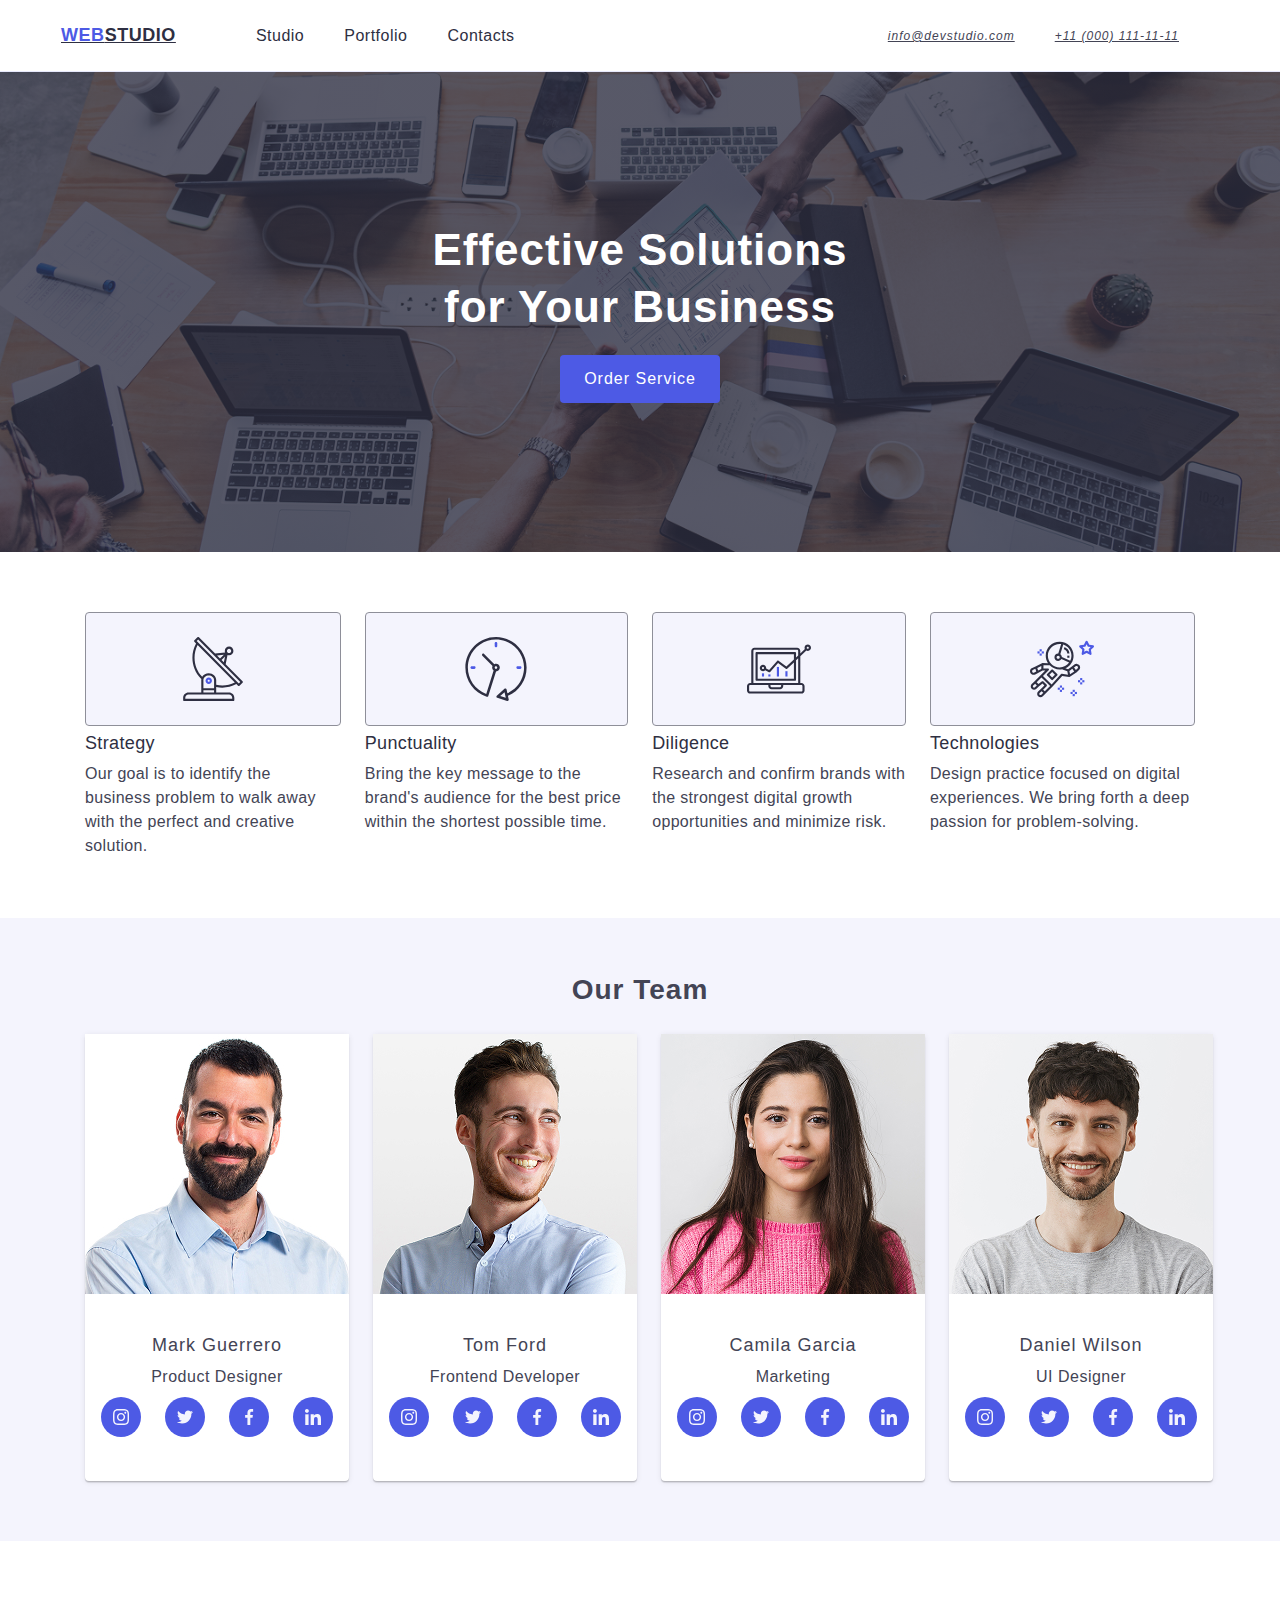
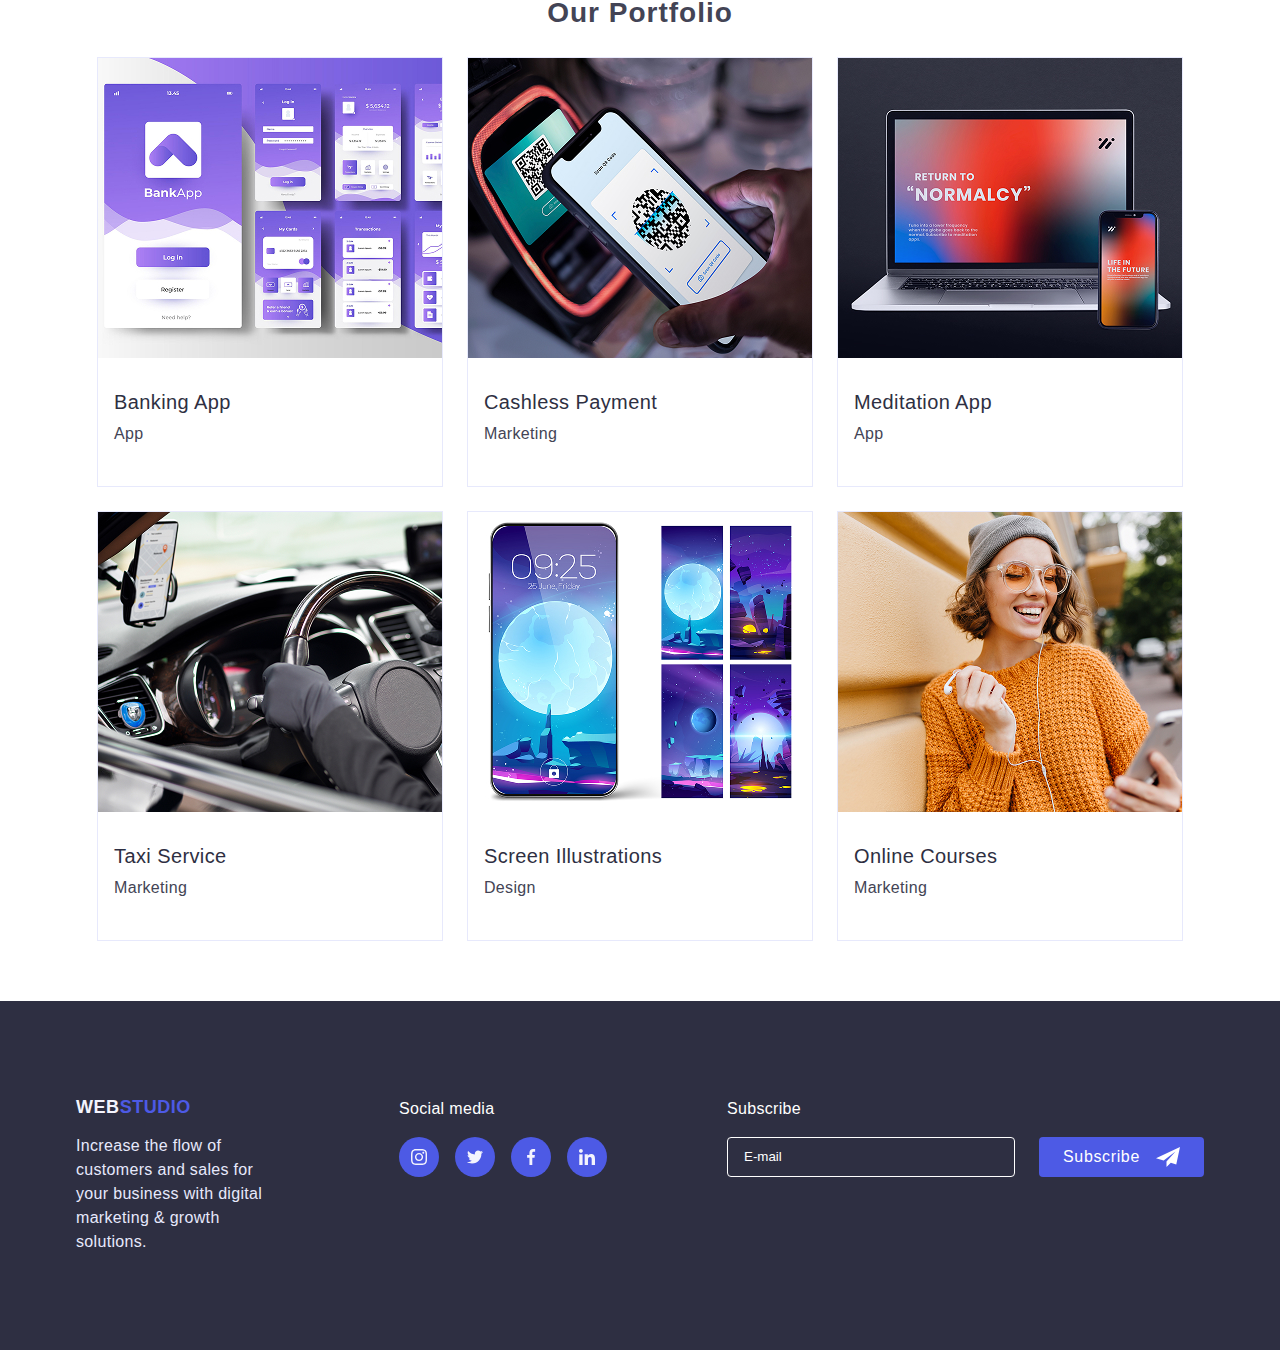
<file: index.html>
<!DOCTYPE html>
<html lang="en">
  <head>
    <meta charset="UTF-8" />
    <meta name="viewport" content="width=device-width, initial-scale=1.0" />
    <title>Document</title>
    <link
      rel="stylesheet"
      href="https://cdnjs.cloudflare.com/ajax/libs/modern-normalize/3.0.1/modern-normalize.min.css"
      integrity="sha512-q6WgHqiHlKyOqslT/lgBgodhd03Wp4BEqKeW6nNtlOY4quzyG3VoQKFrieaCeSnuVseNKRGpGeDU3qPmabCANg=="
      crossorigin="anonymous"
      referrerpolicy="no-referrer"
    />
    <link rel="stylesheet" href="./css/style.css" />
  </head>
  <body>
    <!-- Mobile header -->
    <header>
      <div class="container header-flex">
        <!-- sol: logo -->
        <a class="header-logo" href="#"><span>WEB</span>STUDIO</a>

        <!-- orta: navigation (tablet+ görünür olacak) -->
        <nav class="nav-flex" aria-label="Primary navigation">
          <ul class="nav-list medium-text">
            <li><a href="#">Studio</a></li>
            <li><a href="#">Portfolio</a></li>
            <li><a href="#">Contacts</a></li>
          </ul>
        </nav>

        <!-- sağ: adres -->
        <address class="address-block link-text" aria-label="Contact">
          <ul class="address-list">
            <li>
              <a class="address-link" href="mailto:info@devstudio.com"
                >info@devstudio.com</a
              >
            </li>
            <li>
              <a class="address-link" href="tel:+110001111111"
                >+11 (000) 111-11-11</a
              >
            </li>
          </ul>
        </address>

        <!-- hamburger (mobilde görünür) -->
        <button class="burger-btn" aria-label="Open menu" type="button">
          <svg class="icon icon-menu" width="24" height="24">
            <use xlink:href="./images/symbol-defs.svg#icon-menu"></use>
          </svg>
        </button>
      </div>
    </header>

    <!-- Mobile menu -->
    <div class="mobile-menu-container" id="mobile-menu">
      <button class="menu-close" aria-label="Close menu" type="button">
        <svg class="icon icon-close" width="12" height="12">
          <use xlink:href="./images/symbol-defs.svg#icon-close"></use>
        </svg>
      </button>

      <nav class="mobile-menu">
        <ul class="mobile-nav">
          <li>
            <a class="mobile-nav-link" href="#">Studio</a>
          </li>
          <li><a class="mobile-nav-link" href="#">Portfolio</a></li>
          <li><a class="mobile-nav-link" href="#">Contacts</a></li>
        </ul>
      </nav>
      <address class="mobile-address-list">
        <a href="tel:+110001111111">+11 (000) 111-11-11</a>
        <a href="mailto:info@devstudio.com">info@devstudio.com</a>
      </address>
      <div class="mobile-social-links">
        <a href="#"
          ><svg class="icon" width="24" height="24">
            <use xlink:href="./images/symbol-defs.svg#icon-instagram"></use>
          </svg>
        </a>
        <a href="#"
          ><svg class="icon" width="24" height="24">
            <use xlink:href="./images/symbol-defs.svg#icon-twitter"></use>
          </svg>
        </a>
        <a href="#"
          ><svg class="icon" width="24" height="24">
            <use xlink:href="./images/symbol-defs.svg#icon-facebook"></use>
          </svg>
        </a>
        <a href="#"
          ><svg class="icon" width="24" height="24">
            <use xlink:href="./images/symbol-defs.svg#icon-linkedin"></use>
          </svg>
        </a>
      </div>
    </div>

    <!--Mobile son-->

    <!-- HERO -->
    <section class="hero">
      <h1>Effective Solutions<br />for Your Business</h1>
      <button class="main-btn button-text" type="button">Order Service</button>
    </section>

    <!-- Features -->
    <section class="section features section-one">
      <div class="container">
        <ul class="feature-list">
          <li class="feature-item">
            <div class="icon-div">
              <svg class="icon icon-antenna" width="64" height="64">
                <use xlink:href="./images/symbol-defs.svg#icon-antenna"></use>
              </svg>
            </div>
            <h3>Strategy</h3>
            <p class="medium-text">
              Our goal is to identify the business problem to walk away with the
              perfect and creative solution.
            </p>
          </li>
          <li class="feature-item">
            <div class="icon-div">
              <svg class="icon icon-clock" width="64" height="64">
                <use xlink:href="./images/symbol-defs.svg#icon-clock"></use>
              </svg>
            </div>
            <h3>Punctuality</h3>
            <p class="medium-text">
              Bring the key message to the brand's audience for the best price
              within the shortest possible time.
            </p>
          </li>
          <li class="feature-item">
            <div class="icon-div">
              <svg class="icon icon-antenna" width="64" height="64">
                <use xlink:href="./images/symbol-defs.svg#icon-diagram"></use>
              </svg>
            </div>
            <h3>Diligence</h3>
            <p class="medium-text">
              Research and confirm brands with the strongest digital growth
              opportunities and minimize risk.
            </p>
          </li>
          <li class="feature-item">
            <div class="icon-div">
              <svg class="icon icon-astronaut" width="64" height="64">
                <use xlink:href="./images/symbol-defs.svg#icon-astronaut"></use>
              </svg>
            </div>
            <h3>Technologies</h3>
            <p class="medium-text">
              Design practice focused on digital experiences. We bring forth a
              deep passion for problem-solving.
            </p>
          </li>
        </ul>
      </div>
    </section>

    <section class="section team section-two">
      <div class="container">
        <h2>Our Team</h2>

        <ul class="team-list">
          <li class="team-card">
            <img
              src="./images/img.jpg"
              srcset="./images/img.jpg 1x, ./images/img.jpg 2x"
              alt="employee"
              class="profile-image"
              width="264"
              height="260"
              loading="lazy"
            />
            <h3>Mark Guerrero</h3>
            <p class="role medium-text">Product Designer</p>
            <div class="social-links">
              <a href="https://www.instagram.com/" target="_blank">
                <svg
                  class="social-icon-card icon icon-instagram"
                  width="16"
                  height="16"
                  fill="none"
                >
                  <use
                    xlink:href="./images/symbol-defs.svg#icon-instagram"
                  ></use>
                </svg>
              </a>
              <a href="https://x.com/" target="_blank">
                <svg
                  class="icon icon-twitter"
                  width="16"
                  height="16"
                  fill="none"
                >
                  <use xlink:href="./images/symbol-defs.svg#icon-twitter"></use>
                </svg>
              </a>
              <a href="https://www.facebook.com/" target="_blank">
                <svg
                  class="social-icon-card icon icon-facebook"
                  width="16"
                  height="16"
                  fill="none"
                >
                  <use
                    xlink:href="./images/symbol-defs.svg#icon-facebook"
                  ></use>
                </svg>
              </a>
              <a href="https://tr.linkedin.com/" target="_blank">
                <svg
                  class="social-icon-card icon icon-linkedin"
                  width="16"
                  height="16"
                  fill="none"
                >
                  <use
                    xlink:href="./images/symbol-defs.svg#icon-linkedin"
                  ></use>
                </svg>
              </a>
            </div>
          </li>
          <li class="team-card">
            <img
              src="./images/img-0.jpg"
              srcset="./images/img-0.jpg 1x, ./images/img-0.jpg 2x"
              alt="employee"
              class="profile-image"
              width="264"
              height="260"
              loading="lazy"
            />
            <h3>Tom Ford</h3>
            <p class="role medium-text">Frontend Developer</p>
            <div class="social-links">
              <a href="https://www.instagram.com/" target="_blank">
                <svg
                  class="social-icon-card icon icon-instagram"
                  width="16"
                  height="16"
                  fill="none"
                >
                  <use
                    xlink:href="./images/symbol-defs.svg#icon-instagram"
                  ></use>
                </svg>
              </a>
              <a href="https://x.com/" target="_blank">
                <svg
                  class="icon icon-twitter"
                  width="16"
                  height="16"
                  fill="none"
                >
                  <use xlink:href="./images/symbol-defs.svg#icon-twitter"></use>
                </svg>
              </a>
              <a href="https://www.facebook.com/" target="_blank">
                <svg
                  class="social-icon-card icon icon-facebook"
                  width="16"
                  height="16"
                  fill="none"
                >
                  <use
                    xlink:href="./images/symbol-defs.svg#icon-facebook"
                  ></use>
                </svg>
              </a>
              <a href="https://tr.linkedin.com/" target="_blank">
                <svg
                  class="social-icon-card icon icon-linkedin"
                  width="16"
                  height="16"
                  fill="none"
                >
                  <use
                    xlink:href="./images/symbol-defs.svg#icon-linkedin"
                  ></use>
                </svg>
              </a>
            </div>
          </li>
          <li class="team-card">
            <img
              src="./images/img-1.jpg"
              srcset="./images/img-1.jpg 1x, ./images/img-1.jpg 2x"
              alt="employee"
              class="profile-image"
              width="264"
              height="260"
              loading="lazy"
            />
            <h3>Camila Garcia</h3>
            <p class="role medium-text">Marketing</p>
            <div class="social-links">
              <a href="https://www.instagram.com/" target="_blank">
                <svg
                  class="social-icon-card icon icon-instagram"
                  width="16"
                  height="16"
                  fill="none"
                >
                  <use
                    xlink:href="./images/symbol-defs.svg#icon-instagram"
                  ></use>
                </svg>
              </a>
              <a href="https://x.com/" target="_blank">
                <svg
                  class="icon icon-twitter"
                  width="16"
                  height="16"
                  fill="none"
                >
                  <use xlink:href="./images/symbol-defs.svg#icon-twitter"></use>
                </svg>
              </a>
              <a href="https://www.facebook.com/" target="_blank">
                <svg
                  class="social-icon-card icon icon-facebook"
                  width="16"
                  height="16"
                  fill="none"
                >
                  <use
                    xlink:href="./images/symbol-defs.svg#icon-facebook"
                  ></use>
                </svg>
              </a>
              <a href="https://tr.linkedin.com/" target="_blank">
                <svg
                  class="social-icon-card icon icon-linkedin"
                  width="16"
                  height="16"
                  fill="none"
                >
                  <use
                    xlink:href="./images/symbol-defs.svg#icon-linkedin"
                  ></use>
                </svg>
              </a>
            </div>
          </li>
          <li class="team-card">
            <img
              src="./images/img-2.jpg"
              srcset="./images/img-2.jpg 1x, ./images/img-2.jpg 2x"
              alt="employee"
              class="profile-image"
              width="264"
              height="260"
              loading="lazy"
            />
            <h3>Daniel Wilson</h3>
            <p class="role medium-text">UI Designer</p>
            <div class="social-links">
              <a href="https://www.instagram.com/" target="_blank">
                <svg
                  class="social-icon-card icon icon-instagram"
                  width="16"
                  height="16"
                  fill="none"
                >
                  <use
                    xlink:href="./images/symbol-defs.svg#icon-instagram"
                  ></use>
                </svg>
              </a>
              <a href="https://x.com/" target="_blank">
                <svg
                  class="icon icon-twitter"
                  width="16"
                  height="16"
                  fill="none"
                >
                  <use xlink:href="./images/symbol-defs.svg#icon-twitter"></use>
                </svg>
              </a>
              <a href="https://www.facebook.com/" target="_blank">
                <svg
                  class="social-icon-card icon icon-facebook"
                  width="16"
                  height="16"
                  fill="none"
                >
                  <use
                    xlink:href="./images/symbol-defs.svg#icon-facebook"
                  ></use>
                </svg>
              </a>
              <a href="https://tr.linkedin.com/" target="_blank">
                <svg
                  class="social-icon-card icon icon-linkedin"
                  width="16"
                  height="16"
                  fill="none"
                >
                  <use
                    xlink:href="./images/symbol-defs.svg#icon-linkedin"
                  ></use>
                </svg>
              </a>
            </div>
          </li>
        </ul>
      </div>
    </section>

    <!-- Our Portfolio -->

    <section class="section section-three">
      <div class="container">
        <h2>Our Portfolio</h2>
        <div class="portfolio-row">
          <ul class="portfolio-list">
            <li class="portfolio-item">
              <div class="portfolio-image-container">
                <img
                  src="./images/1banking.jpg"
                  srcset="./images/1banking.jpg 1x, ./images/1banking.jpg 2x"
                  alt="Banking App"
                  width="360"
                  height="300"
                  loading="lazy"
                />
                <div class="overlay">
                  <p class="overlay-text">
                    14 Stylish and User-Friendly App Design Concepts · Task
                    Manager App · Calorie Tracker App · Exotic Fruit Ecommerce
                    App · Cloud Storage App
                  </p>
                </div>
              </div>
              <section class="card">
                <h3>Banking App</h3>
                <p class="medium-text">App</p>
              </section>
            </li>
            <li class="portfolio-item">
              <div class="portfolio-image-container">
                <img
                  src="./images/2chashless.jpg"
                  srcset="
                    ./images/2chashless.jpg 1x,
                    ./images/2chashless.jpg 2x
                  "
                  alt="Banking App"
                  width="360"
                  height="300"
                  loading="lazy"
                />
                <div class="overlay">
                  <p class="overlay-text">
                    14 Stylish and User-Friendly App Design Concepts · Task
                    Manager App · Calorie Tracker App · Exotic Fruit Ecommerce
                    App · Cloud Storage App
                  </p>
                </div>
              </div>
              <section class="card">
                <h3>Cashless Payment</h3>
                <p class="medium-text">Marketing</p>
              </section>
            </li>
            <li class="portfolio-item">
              <div class="portfolio-image-container">
                <img
                  src="./images/3meditation.jpg"
                  srcset="
                    ./images/3meditation.jpg 1x,
                    ./images/3meditation.jpg 2x
                  "
                  alt="Banking App"
                  width="360"
                  height="300"
                  loading="lazy"
                />
                <div class="overlay">
                  <p class="overlay-text">
                    14 Stylish and User-Friendly App Design Concepts · Task
                    Manager App · Calorie Tracker App · Exotic Fruit Ecommerce
                    App · Cloud Storage App
                  </p>
                </div>
              </div>
              <section class="card">
                <h3>Meditation App</h3>
                <p class="medium-text">App</p>
              </section>
            </li>
            <li class="portfolio-item">
              <div class="portfolio-image-container">
                <img
                  src="./images/4taxi.jpg"
                  srcset="./images/4taxi.jpg 1x, ./images/4taxi.jpg 2x"
                  alt="Banking App"
                  width="360"
                  height="300"
                  loading="lazy"
                />
                <div class="overlay">
                  <p class="overlay-text">
                    14 Stylish and User-Friendly App Design Concepts · Task
                    Manager App · Calorie Tracker App · Exotic Fruit Ecommerce
                    App · Cloud Storage App
                  </p>
                </div>
              </div>
              <section class="card">
                <h3>Taxi Service</h3>
                <p class="medium-text">Marketing</p>
              </section>
            </li>
            <li class="portfolio-item">
              <div class="portfolio-image-container">
                <img
                  src="./images/5screen.jpg"
                  srcset="./images/5screen.jpg 1x, ./images/5screen.jpg 2x"
                  alt="Banking App"
                  width="360"
                  height="300"
                  loading="lazy"
                />
                <div class="overlay">
                  <p class="overlay-text">
                    14 Stylish and User-Friendly App Design Concepts · Task
                    Manager App · Calorie Tracker App · Exotic Fruit Ecommerce
                    App · Cloud Storage App
                  </p>
                </div>
              </div>

              <section class="card">
                <h3>Screen Illustrations</h3>

                <p class="medium-text">Design</p>
              </section>
            </li>
            <li class="portfolio-item">
              <div class="portfolio-image-container">
                <img
                  src="./images/6online.jpg"
                  srcset="./images/6online.jpg 1x, ./images/6online.jpg 2x"
                  alt="Banking App"
                  width="360"
                  height="300"
                  loading="lazy"
                />
                <div class="overlay">
                  <p class="overlay-text">
                    14 Stylish and User-Friendly App Design Concepts · Task
                    Manager App · Calorie Tracker App · Exotic Fruit Ecommerce
                    App · Cloud Storage App
                  </p>
                </div>
              </div>

              <section class="card">
                <h3>Online Courses</h3>

                <p class="medium-text">Marketing</p>
              </section>
            </li>
          </ul>
        </div>
      </div>
    </section>

    <!-- FOOTER -->

    <footer class="footer">
      <div class="footer-container container">
        <div class="footer-left">
          <ul class="footer-list">
            <li>
              <h3 class="footer-logo"><span>WEB</span>STUDIO</h3>
            </li>
            <li>
              <p class="footer-text">
                Increase the flow of customers and sales for your business with
                digital marketing & growth solutions.
              </p>
            </li>
          </ul>
        </div>
        <div class="footer-mid">
          <p>Social media</p>
          <div class="footer-social-links">
            <a href="https://www.instagram.com/" target="_blank">
              <svg
                class="icon icon-instagram"
                width="16"
                height="16"
                fill="none"
              >
                <use xlink:href="./images/symbol-defs.svg#icon-instagram"></use>
              </svg>
            </a>
            <a href="https://x.com/" target="_blank">
              <svg class="icon icon-twitter" width="16" height="16" fill="none">
                <use xlink:href="./images/symbol-defs.svg#icon-twitter"></use>
              </svg>
            </a>
            <a href="https://www.facebook.com/" target="_blank">
              <svg
                class="social-icon-card icon icon-facebook"
                width="16"
                height="16"
                fill="none"
              >
                <use xlink:href="./images/symbol-defs.svg#icon-facebook"></use>
              </svg>
            </a>
            <a href="https://tr.linkedin.com/" target="_blank">
              <svg
                class="social-icon-card icon icon-linkedin"
                width="16"
                height="16"
                fill="none"
              >
                <use xlink:href="./images/symbol-defs.svg#icon-linkedin"></use>
              </svg>
            </a>
          </div>
        </div>
        <div class="footer-right">
          <p class="subscribe-title">Subscribe</p>
          <form class="subscribe-form">
            <input type="email" id="sub" name="sub" placeholder="E-mail" />
            <button type="submit" class="subscribe-btn">
              Subscribe<svg class="icon icon-p-plane" width="24" height="24">
                <use xlink:href="./images/symbol-defs.svg#icon-p-plane"></use>
              </svg>
            </button>
          </form>
        </div>
      </div>
    </footer>

    <!-- Modal -->

    <div class="modal-backdrop">
      <div class="modal-content">
        <!-- Kapatma butonu -->
        <button class="modal-close-btn" aria-label="Close modal">
          <svg class="icon icon-close" width="8" height="8">
            <use xlink:href="./images/symbol-defs.svg#icon-close"></use>
          </svg>
        </button>

        <p>Leave your contacts and we will call you back</p>

        <form class="form-container">
          <label for="name">Name</label>
          <div class="input-wrapper">
            <svg class="icon icon-person" width="18" height="24">
              <use xlink:href="./images/symbol-defs.svg#icon-person"></use>
            </svg>
            <input type="text" id="name" name="name" />
          </div>

          <label for="phone">Phone</label>
          <div class="input-wrapper">
            <svg class="icon icon-phone" width="18" height="24">
              <use xlink:href="./images/symbol-defs.svg#icon-phone"></use>
            </svg>
            <input type="tel" id="phone" name="phone" />
          </div>

          <label for="email">Email</label>
          <div class="input-wrapper">
            <svg class="icon icon-email" width="18" height="24">
              <use xlink:href="./images/symbol-defs.svg#icon-email"></use>
            </svg>
            <input type="email" id="email" name="email" />
          </div>

          <label for="comment">Comment</label>
          <textarea
            id="comment"
            name="comment"
            placeholder="Text input"
            rows="4"
          ></textarea>

          <div class="checkbox-container">
            <input type="checkbox" />
            <p>
              I accept the terms and conditions of the
              <a href="#">Privacy Policy</a>
            </p>
          </div>

          <button type="submit">Send</button>
        </form>
      </div>
    </div>
  </body>
</html>
</file>
<file: css/style.css>
/* Global Reset */
*,
*::before,
*::after {
  box-sizing: border-box;
}

body {
  font-family: "Roboto", sans-serif;
  font-weight: 400;
  line-height: 24px;
  letter-spacing: 0.02em;
  color: #434455;
  margin: 0;
}

.container {
  width: 100%;
  max-width: 428px; /* Mobil genişlik */
  padding: 0 16px;
  margin: 0 auto;
  box-sizing: border-box;
}

h1,
h2,
h3,
h4,
h5,
h6,
p,
ul {
  margin: 0;
  padding: 0;
}

h1 {
  color: white;
  font-weight: 700;
  font-size: 32px;
  letter-spacing: 1px;
  line-height: 40px;
}

h2 {
  font-weight: 700;
  font-size: 28px;
  letter-spacing: 1px;
  margin-bottom: 32px;
  text-align: center;
}

h3 {
  font-weight: 500;
  font-size: 18px;
  letter-spacing: 1px;
}

/* NAV */
.header-container {
  display: flex;
  justify-content: space-between;
  align-items: center;
  padding: 0 16px;
  gap: 12px;
  width: 100%;
}

header {
  height: 60px;
  box-shadow: 0 2px 4px rgba(0, 0, 0, 0.03);
  border-bottom: 1px solid #e7e9fc;
}

.header-logo {
  font-family: "Raleway", sans-serif;
  font-weight: 700;
  font-size: 18px;
  line-height: 1.17;
  letter-spacing: 0.03em;
  color: #2e2f42;
}

.header-logo span {
  color: #4d5ae5;
}

.burger-btn {
  display: block;
  background: transparent;
  border: none;
  cursor: pointer;
}

/* Hamburger Menü İkonu */
.mobile-menu-icon {
  fill: #2e2f42; /* İkon rengi */
}

.section {
  padding: 60px 0;
}

/* HERO */
.hero {
  display: flex;
  flex-direction: column;
  align-items: center;
  justify-content: center;
  padding: 60px 16px; /* mobil */
  gap: 20px;
  min-height: 480px;
  background-size: cover;
  background-position: center;
  max-width: 100%;
  margin: 0 auto;

  background-color: #2e2f42;
  background-image: linear-gradient(
      to bottom,
      rgba(46, 47, 66, 0.8),
      rgba(46, 47, 66, 0.8)
    ),
    url("../images/people-office-1x.jpg");
  background-repeat: no-repeat;
}

/* Retina ekranlar için */
@media (min-resolution: 192dpi), (min-resolution: 2dppx) {
  .hero {
    background-image: linear-gradient(
        to bottom,
        rgba(46, 47, 66, 0.8),
        rgba(46, 47, 66, 0.8)
      ),
      url("../images/people-office-2x.jpg");
  }
}

/* Hero içeriğini container ile sınırla */
.hero > .container,
.hero > * {
  box-sizing: border-box;
}

.hero h1 {
  text-align: center;
}

.small-text {
  font-size: 12px;
  line-height: 14px;
  letter-spacing: 0.5px;
}

.medium-text {
  font-weight: 500;
  font-size: 16px;
  line-height: 24px;
  letter-spacing: 0.5px;
}

.button-text {
  font-weight: 500;
  font-size: 16px;
  line-height: 24px;
  letter-spacing: 1px;
}

.link-text {
  font-size: 12px;
  line-height: 16px;
  letter-spacing: 1px;
  text-decoration: underline;
}

a.address-link {
  color: #434455;
  text-decoration: none;
}
a.address-link:hover {
  color: #404bbf;
}

/* nav-list'in içindeki a etiketlerini hedefle */
.nav-list a {
  color: #2e2f42;
  text-decoration: none;
  position: relative;
  transition: color 250ms cubic-bezier(0.4, 0, 0.2, 1);
}

/* Hover ve focus durumunda renk değişimi */
.nav-list a:hover,
.nav-list a:focus {
  color: #404bbf;
}

/* Aktif sayfa linki için */
.nav-list a.current {
  color: #404bbf;
}

/* Hover, focus ve current durumunda alt çizgi efekti */
.nav-list a:hover::after,
.nav-list a:focus::after,
.nav-list a.current::after {
  content: "";
  position: absolute;
  left: 0;
  bottom: -4px;
  width: 100%;
  height: 4px;
  background-color: #404bbf;
  border-radius: 2px;
  opacity: 1;
  transform: scaleX(1);
  transition: transform 250ms cubic-bezier(0.4, 0, 0.2, 1);
}

/* Normal durumda alt çizgiyi gizler */
.nav-list a::after {
  content: "";
  position: absolute;
  left: 0;
  bottom: -4px;
  width: 100%;
  height: 4px;
  background-color: #404bbf;
  border-radius: 2px;
  opacity: 0;
  transform: scaleX(0);
  transition: transform 250ms cubic-bezier(0.4, 0, 0.2, 1);
}

ul {
  list-style: none;
  padding: 0;
  margin: 0;
}

button {
  cursor: pointer;
  color: white;
  background-color: #4d5ae5;
  border: none;
  border-radius: 4px;
  padding: 12px 24px;
  font-size: 16px;
}
button:hover {
  background-color: #404bbf;
}

/* FEATURES */

.section-one .section-list {
  display: flex;
  flex-direction: column;
  justify-content: center;
  gap: 72px;
  align-items: center;
  padding: 0 5px;
}

.section-one h3 {
  font-size: 36px;
  font-weight: 700;
  line-height: 1.11;
  letter-spacing: 0.02em;
  color: #2e2f42;
  text-align: center; /* Başlığı ortala */
  margin-bottom: 8px; /* Başlık ile paragraf arasındaki boşluk */
}

.feature-list,
.section-one .section-list {
  display: grid;
  grid-template-columns: 1fr;
  gap: 24px;
  margin: 0;
  padding: 0;
  list-style: none;
}

.feature-item {
  text-align: left;
}

.feature-title {
  font-size: 20px;
  font-weight: 600;
  margin-bottom: 8px;
}

.feature-text {
  font-size: 16px;
  line-height: 1.5;
  color: #434455;
}

/* Paragraf stilleri */

.section-title {
  font-size: 36px;
  line-height: 1.3;
  text-align: center;
  margin-bottom: 72px; /* her bölüm başlığı altında aynı boşluk */
}

section {
  padding-top: 120px;
  padding-bottom: 120px;
}

.section-one p {
  font-size: 16px;
  line-height: 1.5;
  letter-spacing: 0.02em;
  color: #434455;
  text-align: center; /* Paragrafı ortala */
}

.section-one .icon-div {
  display: none;
  justify-content: center;
  align-items: center;
  background-color: #f4f4fd;
  border-radius: 4px;
  padding: 24px;
  margin-bottom: 8px;
  border: 1px solid #8e8f99;
}

/* TEAM */

.section-two {
  background-color: #f4f4fd;
}

.team-list {
  display: grid;
  grid-template-columns: 1fr;
  gap: 72px; /* mobilde dikey boşluk */
  justify-items: center;
  padding: 0;
  margin: 0;
  list-style: none;
}

.team-list li {
  box-sizing: border-box;
  background-color: #ffffff;
  text-align: center;
  width: 100%;
  max-width: 264px;
  margin: 0 auto;
  padding-bottom: 24px;
  border-radius: 4px;
  box-shadow: 0px 2px 1px rgba(0, 0, 0, 0.08), 0px 1px 1px rgba(0, 0, 0, 0.16),
    0px 1px 6px rgba(0, 0, 0, 0.08);
}

.team-list li h3 {
  margin-bottom: 8px;
}
.team-list li p.role {
  margin-bottom: 8px;
}
.profile-image {
  margin-bottom: 32px;
}

.social-links {
  display: flex;
  justify-content: center;
  gap: 24px;
  margin-bottom: 20px;
}

.social-links a {
  display: flex;
  justify-content: center;
  align-items: center;
  width: 40px;
  height: 40px;
  background-color: #4d5ae5;
  border-radius: 50%;
  text-decoration: none;
  transition: background-color 250ms cubic-bezier(0.4, 0, 0.2, 1);
}

.social-links a:hover,
.social-links a:focus {
  background-color: #31d0aa;
}

.social-icon-card {
  transition: fill 250ms cubic-bezier(0.4, 0, 0.2, 1);
}

/* PORTFOLIO */
/* Ana portföy listesi */
.portfolio-row .portfolio-list,
.portfolio-list {
  display: flex;
  flex-wrap: wrap; /* Elemanlar taşınca alt satıra iner */
  justify-content: center;
  gap: 24px; /* Kartlar arası boşluk */
  padding: 0;
  margin: 0;
  list-style: none;
}

.portfolio-image-container img {
  width: 100%;
  height: auto; /* oranı koru */
  display: block;
}

/* Her bir portföy kartı için temel stiller */
.portfolio-list li {
  background-color: #ffffff;
  border: 1px solid #e7e9fc;
  transition: box-shadow 250ms cubic-bezier(0.4, 0, 0.2, 1);
  overflow: hidden;
  flex: 1 1 100%; /* Mobil: tam genişlik */
  max-width: 360px; /* Kart çok büyümesin */
}

/* Kartın üzerine gelindiğinde gölge efekti */
.portfolio-list li:hover {
  box-shadow: 0px 1px 6px rgba(46, 47, 66, 0.08),
    0px 1px 1px rgba(46, 47, 66, 0.16), 0px 2px 1px rgba(46, 47, 66, 0.08);
}

/* Kart içeriği (resim altındaki kısım) */
.card {
  padding: 32px 16px;
}

/* Kart içeriğini sola hizala */
.portfolio-list li .card {
  display: flex;
  flex-direction: column;
  align-items: flex-start; /* İçeriği sola hizalar */
}

/* Kart Başlığı */
.card h3 {
  font-size: 20px;
  font-weight: 500;
  line-height: 1.2;
  letter-spacing: 0.02em;
  color: #2e2f42;
  margin-bottom: 8px;
  text-align: left; /* Metni sola hizala */
}

/* Kart Kategorisi */
.card p {
  font-size: 16px;
  line-height: 1.5;
  letter-spacing: 0.02em;
  color: #434455;
  text-align: left; /* Metni sola hizala */
}

/* Kapsayıcı ve üzerine gelen metin (overlay) stilleri */
.portfolio-image-container {
  position: relative;
  overflow: hidden;
}

.overlay {
  position: absolute;
  top: 0;
  left: 0;
  width: 100%;
  height: 100%;
  background-color: #4d5ae5;
  opacity: 0;
  transform: translateY(100%);
  transition: transform 250ms cubic-bezier(0.4, 0, 0.2, 1),
    opacity 250ms cubic-bezier(0.4, 0, 0.2, 1);
  padding: 40px;
  display: flex;
  align-items: center;
  justify-content: center;
}

.overlay-text {
  color: #f4f4fd;
  font-size: 16px;
  line-height: 1.5;
  letter-spacing: 0.02em;
  text-align: left;
}

.portfolio-list li:hover .overlay {
  opacity: 1;
  transform: translateY(0);
}

/* Medya Sorguları ile Duyarlı Tasarım */

/* Tablet (768px ve üzeri) için yatay düzen */

/* FOOTER */
footer {
  background-color: #2e2f42;
  padding: 96px 0;
}

.footer-container {
  display: flex;
  flex-direction: column; /* İçeriği dikey sırala */
  align-items: center; /* Yatayda ortala */
  gap: 72px; /* İçerik blokları arasındaki boşluk */
}

.footer-left {
  text-align: center; /* Logoyu ve metni ortala */
}

.footer-logo {
  font-family: "Raleway", sans-serif;
  font-weight: 700;
  font-size: 18px;
  line-height: 1.17;
  letter-spacing: 0.03em;
  color: #4d5ae5; /* Logo rengi */
}

.footer-text {
  font-size: 16px;
  line-height: 1.5;
  letter-spacing: 0.02em;
  color: #e7e9fc;
  margin-top: 16px; /* Logo ile metin arasındaki boşluk */
  max-width: 264px; /* Metnin maksimum genişliği */
}

.footer-logo span {
  color: #f4f4fd; /* "WEB" kısmı için beyaz renk */
}

/* Sosyal medya bölümü için genel kapsayıcı */
.footer-mid {
  display: flex;
  flex-direction: column;
  align-items: center; /* İçeriği yatayda ortala */
}

.footer-mid p {
  font-size: 16px;
  font-weight: 500;
  line-height: 1.5;
  letter-spacing: 0.02em;
  color: #fff;
  margin-bottom: 16px; /* Başlık ile ikonlar arasındaki boşluk */
}

/* Sosyal medya ikonlarını içeren div */
.footer-social-links {
  display: flex;
  justify-content: center;
  gap: 16px; /* İkonlar arasındaki boşluk */
}

/* Her bir ikonun linki için stil */
.footer-social-links a {
  display: flex;
  justify-content: center;
  align-items: center;
  width: 40px;
  height: 40px;
  background-color: #4d5ae5;
  border-radius: 50%; /* Yuvarlak ikonlar */
  transition: background-color 250ms cubic-bezier(0.4, 0, 0.2, 1);
}

/* İkonun üzerine gelindiğinde renk değişimi */
.footer-social-links a:hover,
.footer-social-links a:focus {
  background-color: #31d0aa;
}

/* SVG ikonları için stil */
.footer-social-links svg {
  fill: #f4f4fd; /* İkonların iç rengi */
}

/* Abone Ol Bölümü */
/* Abonelik bölümü için ana kapsayıcı */
.footer-right {
  display: flex;
  flex-direction: column;
  align-items: center; /* İçeriği yatayda ortala */
}

/* Abone ol başlığı */
.subscribe-title {
  font-size: 16px;
  font-weight: 500;
  line-height: 1.5;
  letter-spacing: 0.02em;
  color: #fff;
  margin-bottom: 16px; /* Başlık ile form arasındaki boşluk */
}

/* Abonelik formu */
.subscribe-form {
  display: flex;
  flex-direction: column;
  align-items: center; /* İçeriği yatayda ortala */
  gap: 16px; /* Giriş alanı ve buton arasındaki boşluk */
  width: 100%; /* Kapsayıcının genişliğini doldur */
}

/* E-posta giriş alanı */
#sub {
  width: 100%;
  min-width: 288px;
  height: 40px;
  padding: 8px 16px;
  background-color: transparent;
  border: 1px solid #fff;
  border-radius: 4px;
  color: #fff;
  outline: none; /* Odaklanma çizgisini kaldır */
}

#sub::placeholder {
  color: #fff;
}

/* Abone ol butonu */
.subscribe-btn {
  display: flex;
  justify-content: center;
  align-items: center;
  gap: 16px;
  padding: 8px 24px;
  background-color: #4d5ae5;
  border: none;
  border-radius: 4px;
  color: #fff;
  font-size: 16px;
  font-weight: 500;
  line-height: 1.5;
  letter-spacing: 0.04em;
  cursor: pointer;
  min-width: 165px;
  transition: background-color 250ms cubic-bezier(0.4, 0, 0.2, 1);
}

.subscribe-btn:hover,
.subscribe-btn:focus {
  background-color: #404bbf;
}

/* SVG ikonu */
.icon-p-plane {
  fill: #fff;
}

/* Daha büyük ekranlar için düzenlemeler */
@media screen and (min-width: 768px) {
}

@media screen and (min-width: 1158px) {
  .subscribe-form {
    flex-direction: row; /* Giriş alanı ve butonu yan yana getir */
    gap: 24px;
  }
}

/* MODAL */
/* MODAL PART */

.modal-toggle {
  display: flex;
}

.modal-content > p {
  font-weight: 500;
  font-size: 16px;
  padding-top: 15px;
}

.modal-backdrop {
  position: fixed;
  top: 0;
  left: 0;
  width: 100vw;
  height: 100vh;
  background-color: rgba(0, 0, 0, 0.5);
  z-index: 1000;
  display: none;
  justify-content: center;
  align-items: center;
  opacity: 0;
  visibility: hidden;
  transition: opacity 250ms ease, visibility 0s 250ms;
}

.modal-backdrop.is-open {
  display: flex;
  opacity: 1;
  visibility: visible;
  transition: opacity 250ms ease;
}

.modal-toggle:checked ~ .modal-backdrop {
  display: flex;
}

.modal-content {
  background-color: white;
  padding: 30px;
  border-radius: 10px;
  box-shadow: 0 5px 15px rgba(0, 0, 0, 0.3);
  position: relative;
  width: 90%;
  max-width: 500px;
  text-align: center;
}

.modal-close-btn {
  position: absolute;
  top: 10px; /* modal ile uyumlu */
  right: 15px; /* modal ile uyumlu */
  cursor: pointer;
  background-color: #e7e9fc;
  border: 0.5px solid rgba(0, 0, 0, 0.6);
  border-radius: 50%;
  width: 32px;
  height: 32px;
  display: flex;
  align-items: center;
  justify-content: center;
  box-shadow: 0 2px 5px rgba(0, 0, 0, 0.1);
  transition: background-color 250ms;
  padding: 0;
  margin: 0;
  line-height: 0;
  font-size: 0;
  overflow: hidden;
  box-sizing: content-box;
}

.modal-close-btn svg {
  fill: #2e2f42;
  transition: fill 250ms;
}

.modal-close-btn:hover {
  background-color: #404bbf;
}

.modal-close-btn:hover svg {
  fill: #fff;
}

.icon-close {
  color: #000;
}

.open-modal-btn {
  padding: 12px 24px;
  font-size: 16px;
  cursor: pointer;
  border: none;
  border-radius: 5px;
  background-color: #007bff;
  color: white;
  transition: background-color 0.3s ease;
}

.form-container {
  display: flex;
  flex-direction: column;
  gap: 8px;
  margin-top: 20px;
}

.form-container label {
  display: flex;
  flex-direction: column;
  text-align: left;
  font-weight: 400;
  font-size: 12px;
  color: #8e8f99;
  position: relative;
  margin-bottom: 2px;
}
.input-wrapper {
  position: relative;
  display: flex;
  align-items: center;
}

.input-wrapper svg {
  position: absolute;
  left: 10px;
  width: 18px;
  height: 24px;
  fill: #8e8f99;
}

.input-wrapper input {
  width: 100%;
  padding: 10px 10px 10px 36px; /* ikona yer açmak için sol padding */
  border: 1px solid #ccc;
  border-radius: 5px;
  box-sizing: border-box;
  transition: border-color 0.3s, box-shadow 0.3s;
}

.input-wrapper svg {
  position: absolute;
  left: 10px;
  width: 18px;
  height: 24px;
  fill: #8e8f99;
  transition: fill 0.3s;
}

.input-wrapper input:focus {
  border-color: #4d5ae5; /* mavi kenarlık */
  outline: none;
  box-shadow: 0 0 0 2px rgba(74, 96, 255);
}

.input-wrapper input:focus + svg,
.input-wrapper:focus-within svg {
  fill: #4d5ae5; /* ikon da maviye dönüyor */
}

.form-container input[type="text"],
.form-container input[type="tel"],
.form-container input[type="email"],
.form-container textarea {
  width: 100%;
  padding: 10px;
  padding-left: 35px; /* İkon için ekstra boşluk */
  border: 1px solid #ccc;
  border-radius: 5px;
  box-sizing: border-box; /* Padding'in genişliğe dahil olmasını sağlar */
}

.form-container textarea {
  padding-left: 10px; /* Textarea için ikona gerek yok */
}

.form-container input[type="checkbox"] {
  margin-right: 10px;
}

.form-container button {
  padding: 10px 20px;
  border: none;
  cursor: pointer;
}

.privacy-text {
  text-align: left;
}

.checkbox-container {
  display: flex;
  align-items: center;
  gap: 5px;
  margin-top: 12px;
}

.form-container input[type="checkbox"] {
  width: 16px;
  height: 16px;
  cursor: pointer;
  accent-color: #404bbf;
}

.checkbox-container > p {
  font-weight: 400;
  color: #8e8f99;
}

/* Mobil Menü Ana Kap */
.mobile-menu-container {
  position: fixed;
  top: 0;
  left: 0;
  width: 100%;
  height: 100%;
  background-color: #fff;
  transform: translateX(100%);
  transition: transform 0.3s ease-in-out;
  z-index: 1000;
  padding: 24px;
  display: flex;
  flex-direction: column;
}

/* is-open olduğunda aç */
.mobile-menu-container.is-open {
  transform: translateX(0);
}

/* 767px üstünde görünmesin */
@media screen and (min-width: 768px) {
  .mobile-menu-container {
    display: none;
  }
}

/* Kapatma Butonu */
.menu-close {
  position: absolute;
  top: 10px; /* modal ile uyumlu */
  right: 15px; /* modal ile uyumlu */
  cursor: pointer;
  background-color: #e7e9fc;
  border: 0.5px solid rgba(0, 0, 0, 0.6);
  border-radius: 50%;
  width: 32px;
  height: 32px;
  display: flex;
  align-items: center;
  justify-content: center;
  box-shadow: 0 2px 5px rgba(0, 0, 0, 0.1);
  transition: background-color 250ms;
  padding: 0;
  margin: 0;
  line-height: 0; /* ÖNEMLİ: metin yüksekliği taşmasını engeller */
  font-size: 0; /* ÖNEMLİ: varsa metin karakterleri yüksekliğe neden olmasın */
  overflow: hidden;
  box-sizing: content-box;
}

/* SVG içerik (use ile gelen sprite veya inline SVG farketmez): */
.menu-close svg,
.menu-close .icon {
  width: 12px; /* içteki X boyutu */
  height: 12px;
  display: block; /* inline SVG baseline sorununu engelle */
  fill: #2e2f42; /* fill kullanan ikonlar için */
  stroke: #2e2f42; /* stroke kullanan ikonlar için */
  stroke-width: 1.4px;
  vector-effect: non-scaling-stroke;
}

/* Hover efekti */
.menu-close:hover {
  background-color: #404bbf;
}
.menu-close:hover svg,
.menu-close:hover .icon {
  fill: #fff;
  stroke: #fff;
}

/* Menü Navigasyonu */
.mobile-nav {
  list-style: none;
  display: flex;
  flex-direction: column;
  gap: 40px; /* daha fazla boşluk */
  padding: 0;
  margin: 80px 0 40px 0;
}

.mobile-nav-link {
  font-size: 32px; /* linkler daha büyük */
  font-weight: 700;
  color: #2e2f42;
  text-decoration: none;
}

.mobile-nav-link:hover,
.mobile-nav-link:focus {
  color: #4d5ae5;
}

/* İletişim */
.mobile-address-list {
  display: flex;
  flex-direction: column;
  gap: 24px;
  margin-top: 200px;
  margin-bottom: auto; /* ikonları alta iter */
}

.mobile-address-list a {
  color: #2e2f42;
  text-decoration: none;
  font-size: 18px;
}

.mobile-address-list a:hover {
  color: #4d5ae5;
}

/* Sosyal Linkler */
.mobile-social-links {
  display: flex;
  justify-content: center; /* ortala */
  gap: 24px;
  margin-top: auto; /* her zaman en alta gelsin */
  padding-bottom: 20px;
}

.mobile-social-links a {
  display: flex;
  align-items: center;
  justify-content: center;
  width: 40px;
  height: 40px;
  background-color: #4d5ae5;
  border-radius: 50%;
}

.mobile-social-links .icon {
  fill: #fff;
}
.mobile-social-links a:hover,
.mobile-social-links a:focus {
  background-color: #31d0aa;
}

/* ========== Tablet Styles ========== */

.features-list {
  display: grid;
  grid-template-columns: 1fr;
  gap: 24px;
}

/* Tablet ve üstü */
@media (min-width: 768px) {
  /* Header - mobil menü gizlensin, normal nav görünsün */
  .mobile-menu-open {
    display: none;
  }

  .nav-menu {
    display: flex;
    gap: 40px;
  }

  .nav-menu a {
    font-size: 16px;
    font-weight: 500;
  }

  nav.nav-flex,
  address.address-block {
    display: flex;
    align-items: center;
    gap: 24px;
  }

  .burger-btn {
    display: none;
  }

  .nav-list {
    display: flex;
    gap: 32px;
    list-style: none;
    margin: 0;
    padding: 0;
  }

  .address-list {
    display: flex;
    flex-direction: column;
    gap: 6px;
    margin: 0;
    padding: 0;
  }

  .header-flex .nav-flex {
    margin-left: 8px;
  }

  header {
    height: 72px;
    box-shadow: 0 2px 4px rgba(0, 0, 0, 0.03);
    border-bottom: 1px solid #e7e9fc;
  }

  .mobile-menu {
    display: none; /* tablet ve üzeri kapalı */
  }

  .hero h1 {
    font-size: 44px;
    line-height: 1.3;
    max-width: 500px;
    margin: 0 auto;
  }

  /* Features (strategy, punctuality, etc.) */
  .feature-list,
  .section-one .section-list {
    grid-template-columns: repeat(2, 1fr);
    gap: 32px 24px;
  }

  /* Team Section */
  .team-list {
    grid-template-columns: repeat(2, minmax(0, 1fr));
    gap: 20px; /* satır boşluğu */
    column-gap: 20px; /* sütun boşluğu daha dar */
    justify-items: center;
  }
  .team-list li {
    max-width: 264px;
    width: 100%;
  }

  /* Portfolio Section */

  .portfolio-row .portfolio-list li,
  .portfolio-list li {
    flex: 1 1 calc(50% - 24px); /* %50 - boşluk */
    max-width: calc(50% - 24px);
  }

  /* resimler düzgün otursun */
  .portfolio-image-container img {
    width: 100%;
    height: 220px; /* istersen bu yüksekliği ayarla */
    object-fit: cover;
    display: block;
  }
  .portfolio-list li {
    max-width: none; /* Genişlik kısıtlamasını kaldır */
  }

  .footer-right {
    align-items: flex-start; /* İçeriği sola hizala */
  }

  .subscribe-form {
    align-items: flex-start;
  }

  .hero {
    padding: 120px 24px;
  }
  .hero > .container,
  .hero > * {
    max-width: 768px;
    margin: 0 auto;
  }

  div .hero-div {
    display: flex;
    flex-direction: column;
    align-items: center;
    justify-content: center;
    padding: 40px;
    gap: 20px;
    min-height: 600px;

    background-size: cover;
    background-position: center;
    max-width: 1440px;
    margin: 0 auto;
  }

  .feature-list {
    grid-template-columns: repeat(2, 1fr);
    gap: 32px 24px; /* satır ve sütun boşluğu */
  }

  .footer-container {
    flex-wrap: wrap; /* İçerik taşarsa alta geçsin */
    flex-direction: row;
    justify-content: center; /* İçeriği yatayda ortalar */
    align-items: center; /* İçeriği dikeyde ortalar (eğer dikey boşluk varsa) */
    gap: 72px 24px; /* Dikey ve yatay boşluk */
    padding: 0 16px; /* Yan boşluklar */
  }

  .footer-left {
    text-align: left; /* Logoyu ve metni sola hizala */
    width: 264px; /* Sol bloğun genişliğini sabitle */
  }

  .footer-mid {
    align-items: flex-start; /* İçeriği sola hizala */
  }

  .footer-mid p {
    text-align: left; /* Sosyal medya başlığını sola hizala */
  }

  .footer-right {
    align-items: flex-start; /* İçeriği sola hizala */
  }

  .subscribe-form {
    flex-direction: row; /* Tablette abonelik input ve butonu yan yana */
    align-items: flex-start;
    gap: 24px; /* Yatay boşluk */
  }

  .subscribe-form input {
    width: 264px; /* Input genişliğini sabitle */
  }

  .container {
    max-width: 768px;
    padding: 0 24px;
  }

  .section-one h3 {
    font-size: 28px;
    text-align: left;
  }
  .section-one p {
    text-align: left;
  }

  section {
    padding-top: 60px;
    padding-bottom: 60px;
  }

  .section-title {
    margin-bottom: 36px;
  }

  .mobile-menu-container {
    display: none;
  }
}

@media (min-width: 1158px) {
  .container {
    max-width: 1158px;
    padding: 0 24px;
  }

  .hero > .container,
  .hero > * {
    max-width: 1158px;
  }

  .feature-list,
  .section-one .section-list {
    grid-template-columns: repeat(4, 1fr);
    gap: 32px;
  }

  .feature-list {
    grid-template-columns: repeat(4, 1fr);
    gap: 24px;
  }

  .portfolio-image-container img {
    height: 240px;
  }

  .footer-container {
    flex-wrap: nowrap; /* Artık alt satıra geçmesinler */
    justify-content: space-between; /* Elemanları yay */
    padding: 0 15px;
  }

  .footer-right {
    margin-left: auto; /* Abonelik formunu en sağa it */
  }
}

.header-flex {
  display: flex;
  align-items: center;
  justify-content: space-between; /* logo sola, burger sağa */
  gap: 12px;
  width: 100%;
  box-sizing: border-box;
  padding: 8px 0;
}

/* Mobilde sadece burger görünsün */
nav.nav-flex,
address.address-block {
  display: none;
}

/* Tablet ve üstü */
@media (min-width: 768px) {
  .header-flex {
    display: flex;
    justify-content: space-between;
    align-items: center;
  }

  nav.nav-flex,
  address.address-block {
    display: flex;
    flex-direction: row;
    justify-content: space-around;
    align-items: center;
    padding: 0 40px;
    gap: 20px;
  }

  /* Header flex düzenlemesi */
  .header-flex {
    justify-content: flex-start; /* Elemanları sola hizala */
    gap: 32px; /* Logo ile navigasyon arasına boşluk koy */
    min-height: 72px; /* Header yüksekliğini ayarla */
  }

  /* Navigasyon listesi */
  .nav-list {
    display: flex;
    align-items: center;
    gap: 40px;
  }

  address {
    margin-left: auto; /* sağa yapışmadan hizalanır */
  }

  .address-list {
    display: flex;
    flex-direction: column;
    gap: 8px;
  }
}
/* Tablet ve üstü hero hizalama */
@media screen and (min-width: 768px) and (max-width: 1157px) {
  .hero {
    padding: 120px 24px; /* tablet boşluk */
  }

  .hero > * {
    max-width: 768px; /* container genişliği */
    margin: 0 auto; /* ortala */
  }
}

/* Desktop için */
@media screen and (min-width: 1158px) {
  .address-list {
    flex-direction: row;
    gap: 40px; /* yan yana aralık */
  }

  .hero > * {
    max-width: 1158px;
    margin: 0 auto;
  }

  div .hero {
    display: flex;
    flex-direction: column;
    align-items: center;
    justify-content: center;
    gap: 20px;
    min-height: 600px;
    max-width: 1440px;
    margin: 0 auto;
  }

  div .hero h1 {
    text-align: center;
  }

  .hero-title {
    font-size: 56px;
    line-height: 1.2;
    margin-bottom: 24px;
  }

  .section-one .feature-list {
    display: flex;
    justify-content: center;
    gap: 24px;
  }

  .section-one h3 {
    font-size: 18px;
    font-weight: 500;
  }

  .section-one .icon-div {
    display: flex;
    justify-content: center;
    align-items: center;
    background-color: #f4f4fd;
    border-radius: 4px;
    padding: 24px;
    margin-bottom: 8px;
    border: 1px solid #8e8f99;
  }

  .team-list {
    grid-template-columns: repeat(4, 1fr);
    gap: 24px;
    max-width: 1158px;
    margin: 0 auto;
  }

  .team-list li {
    width: auto;
  }

  .team-list li h3 {
    margin-bottom: 8px;
  }
  .team-list li p.role {
    margin-bottom: 8px;
  }
  .profile-image {
    margin-bottom: 32px;
  }

  .section-list {
    display: flex;
    flex-direction: row;
    justify-content: center;
    gap: 24px;
  }

  .social-links {
    display: flex;
    justify-content: center;
    gap: 24px;
    margin-bottom: 20px;
  }

  .portfolio-image-container img {
    width: 100%;
    height: 300px;
    object-fit: cover;
    display: block;
  }

  .card h3,
  .card p {
    display: block;
    margin-bottom: 8px;
  }

  /* Portfolio Section */

  .portfolio-row .portfolio-list li,
  .portfolio-list li {
    flex: 1 1 calc(33.333% - 24px);
    max-width: calc(33.333% - 24px);
  }

  .portfolio-image-container img {
    width: 100%;
    height: 300px; /* daha tutarlı bir yükseklik */
    object-fit: cover; /* resmi kırpmadan orantılı yerleştirir */
    display: block;
  }

  .footer-container {
    width: 1170px;
    margin: 0 auto;
    display: flex;
    justify-content: flex-start;
    align-items: flex-start;
    gap: 120px;
  }

  .footer-social-links a {
    display: flex;
    justify-content: center;
    align-items: center;
    width: 40px;
    height: 40px;
    background-color: #4d5ae5;
    border-radius: 50%;
    text-decoration: none;
    transition: background-color 250ms cubic-bezier(0.4, 0, 0.2, 1);
  }
}
</file>
